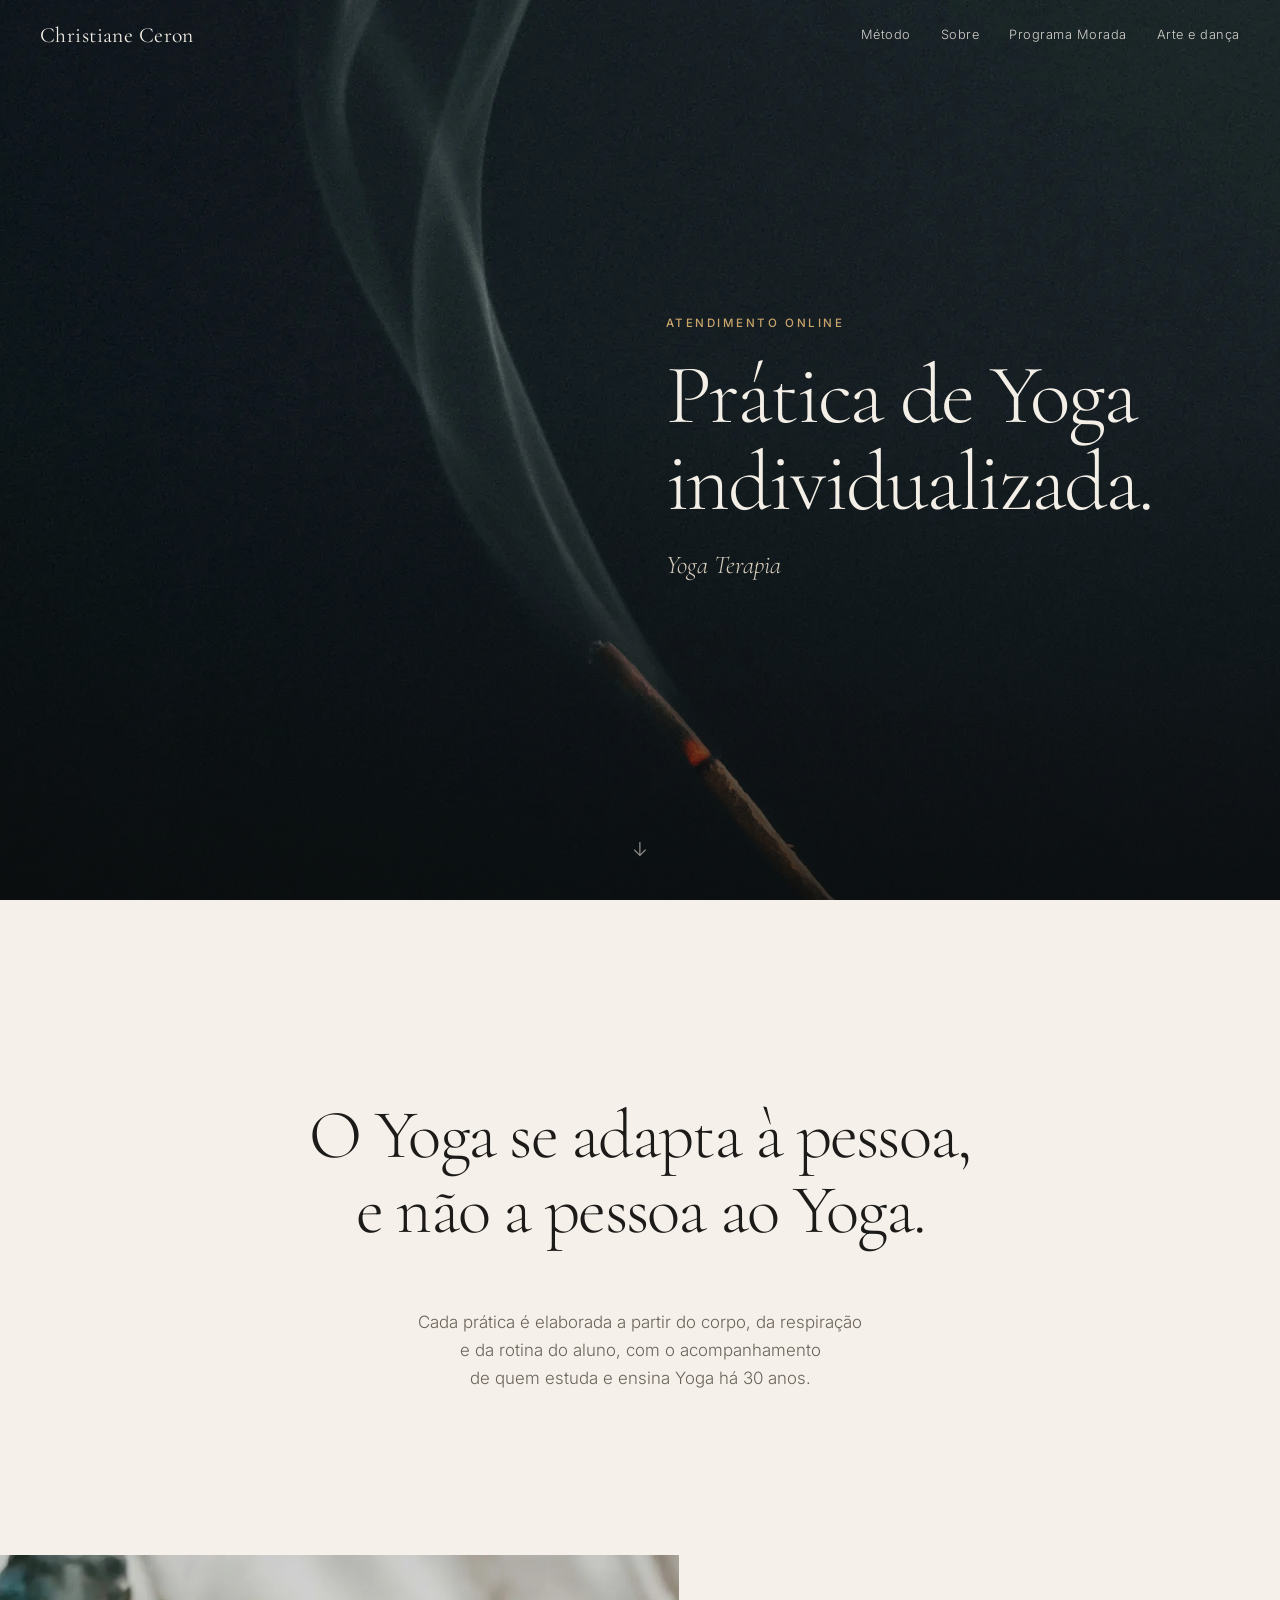
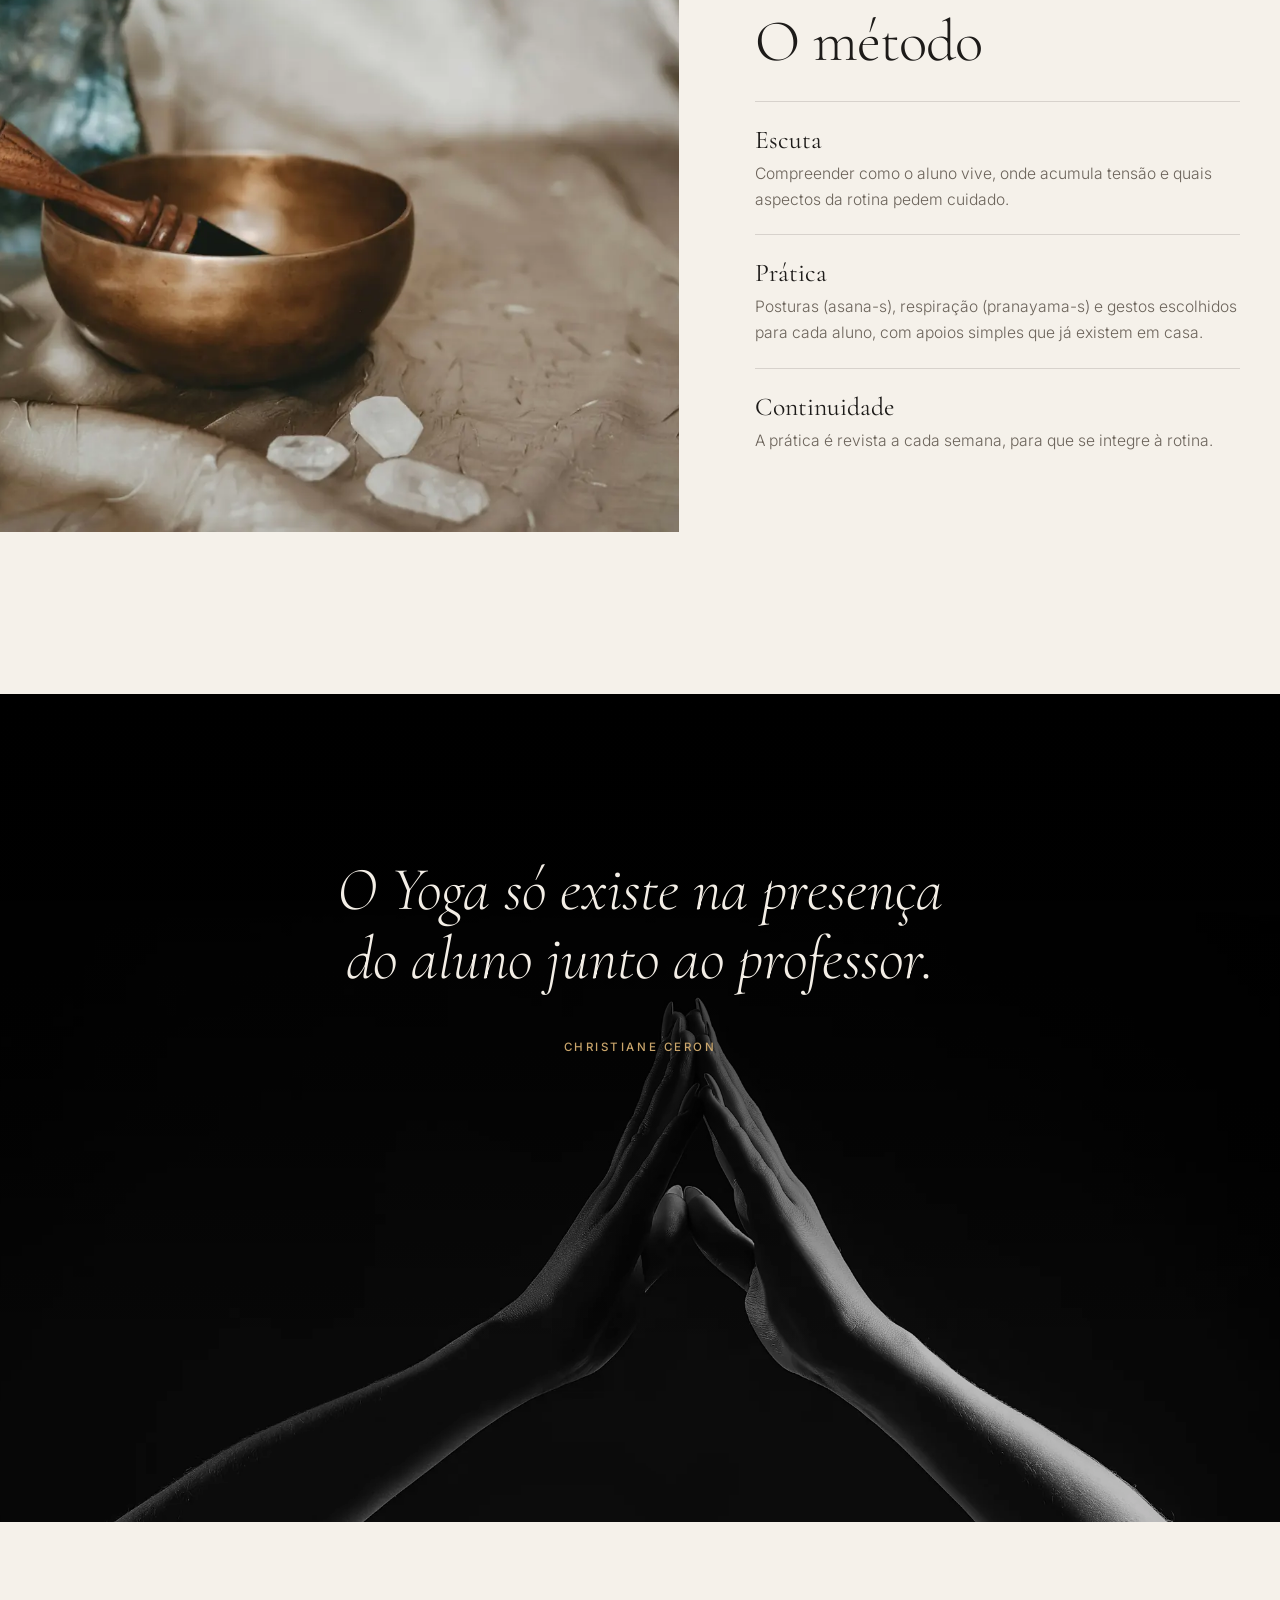
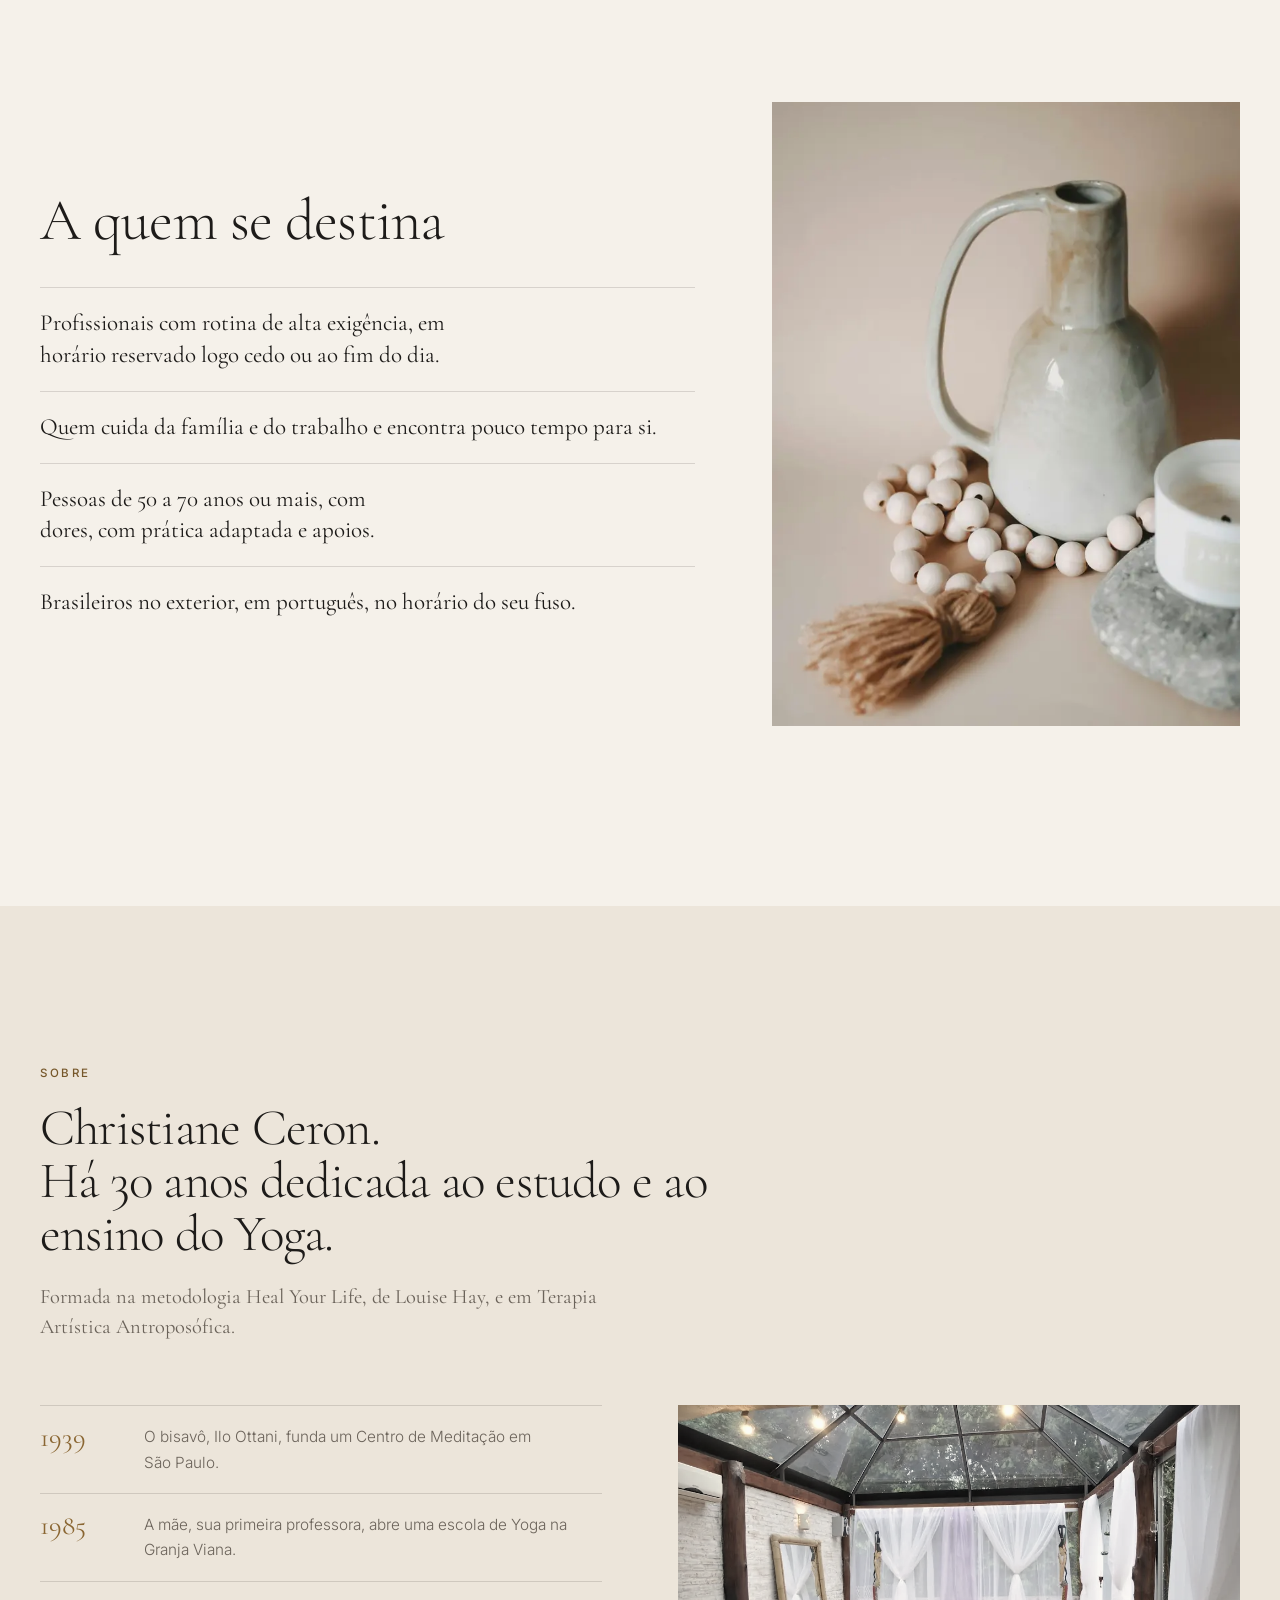
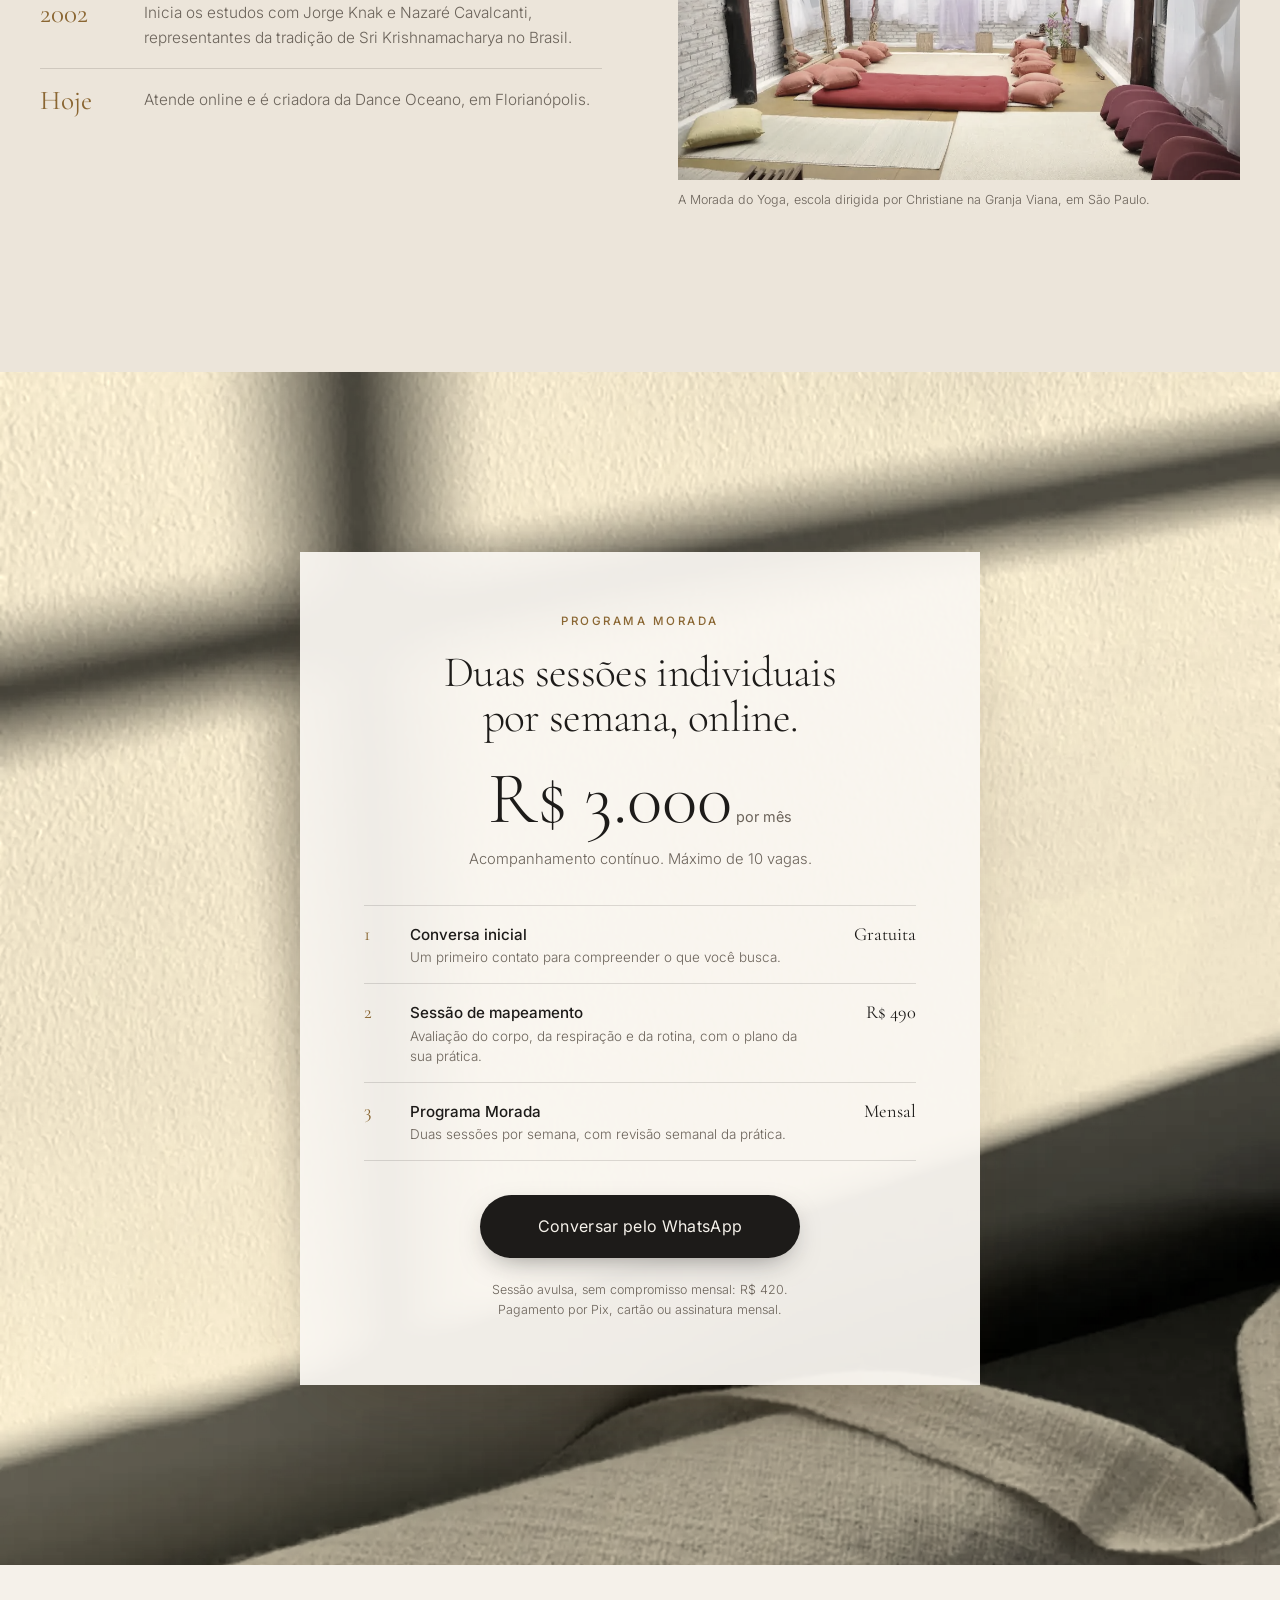
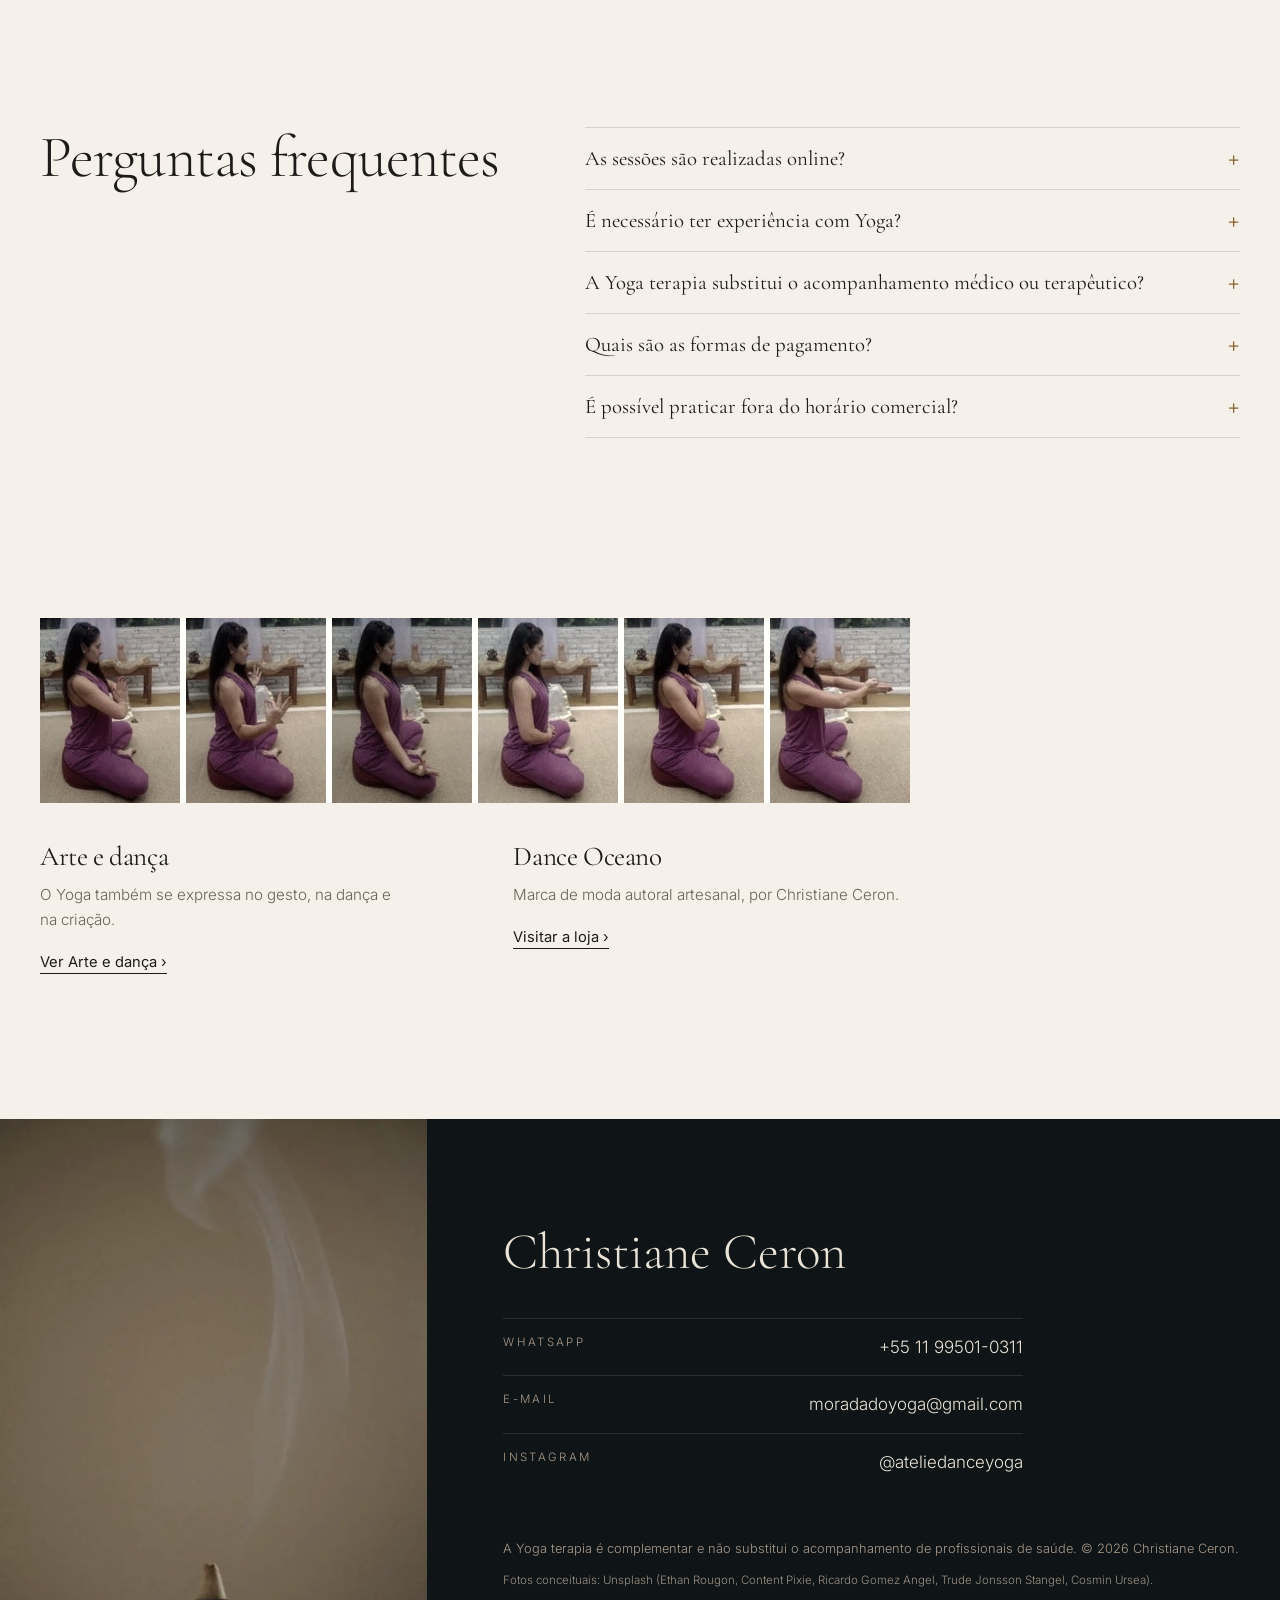
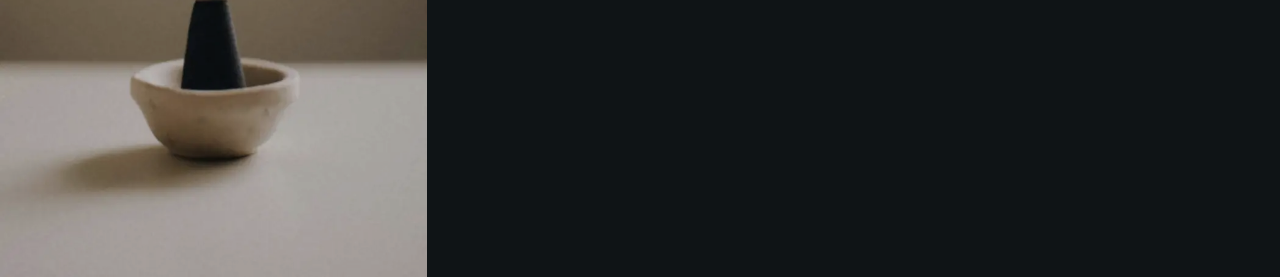
<file: index.html>
<!doctype html>
<html lang="pt-BR">
<head>
<meta charset="utf-8">
<meta name="viewport" content="width=device-width,initial-scale=1">
<title>Yoga Terapia online · Christiane Ceron | Programa Morada</title>
<meta name="description" content="Yoga terapia individualizada e online com Christiane Ceron, 30 anos de prática e ensino na tradição de Sri Krishnamacharya. Programa Morada: 2 sessões por semana, no máximo 10 vagas.">
<link rel="canonical" href="https://christianeceron.com.br/">
<meta property="og:type" content="website">
<meta property="og:locale" content="pt_BR">
<meta property="og:site_name" content="Christiane Ceron · Yoga Terapia">
<meta property="og:image:width" content="1200"><meta property="og:image:height" content="630">
<meta name="robots" content="index,follow,max-image-preview:large">
<link rel="alternate" hreflang="pt-BR" href="https://christianeceron.com.br/">
<meta property="og:title" content="Christiane Ceron · Yoga Terapia online">
<meta property="og:description" content="Yoga Terapia individualizada e online com Christiane Ceron. Programa Morada, com no máximo 10 vagas.">
<meta property="og:url" content="https://christianeceron.com.br/">
<meta property="og:image" content="https://christianeceron.com.br/img/og.jpg">
<meta name="twitter:card" content="summary_large_image">
<meta name="twitter:title" content="Christiane Ceron · Yoga Terapia online">
<meta name="twitter:description" content="Yoga Terapia individualizada e online com Christiane Ceron. Programa Morada, com no máximo 10 vagas.">
<meta name="twitter:image" content="https://christianeceron.com.br/img/og.jpg">
<meta name="theme-color" content="#0f1416">
<link rel="preconnect" href="https://fonts.googleapis.com"><link rel="preconnect" href="https://fonts.gstatic.com" crossorigin>
<link href="https://fonts.googleapis.com/css2?family=Cormorant+Garamond:ital,wght@0,300;0,400;0,500;1,300;1,400&family=Inter:wght@300;400;500&display=swap" rel="stylesheet">
<link rel="preload" as="image" type="image/webp" imagesrcset="img/v2/incenso-wide-960.webp 960w, img/v2/incenso-wide-1600.webp 1600w, img/v2/incenso-wide-2400.webp 2400w" imagesizes="100vw" media="(min-width:701px)">
<link rel="preload" as="image" type="image/webp" imagesrcset="img/v2/incenso-tall-600.webp 600w, img/v2/incenso-tall-900.webp 900w, img/v2/incenso-tall-1400.webp 1400w" imagesizes="100vw" media="(max-width:700px)">
<link rel="stylesheet" href="style.css">
<script>document.documentElement.classList.add("js")</script>
<script type="application/ld+json">
{"@context":"https://schema.org","@graph":[
{"@type":"Person","@id":"https://christianeceron.com.br/#christiane","name":"Christiane Ceron","telephone":"+55-11-99501-0311","email":"moradadoyoga@gmail.com","jobTitle":"Professora de Yoga e Yoga terapia","url":"https://christianeceron.com.br/","description":"30 anos de estudo e ensino do Yoga, na tradição de Sri Krishnamacharya. Formada na metodologia Heal Your Life, de Louise Hay, e em Terapia Artística Antroposófica. Dirigiu a escola A Morada do Yoga, na Granja Viana, e criou a Dance Oceano, em Florianópolis.","knowsAbout":["Yoga","Yoga terapia","Heal Your Life","Terapia Artística Antroposófica"],"sameAs":["https://danceoceanobrasil.com.br","https://www.instagram.com/ateliedanceyoga/"]},
{"@type":"Service","name":"Yoga Terapia online · Programa Morada","serviceType":"Yoga terapia individual online","provider":{"@id":"https://christianeceron.com.br/#christiane"},"areaServed":"Worldwide","inLanguage":"pt-BR","availableChannel":{"@type":"ServiceChannel","serviceUrl":"https://christianeceron.com.br/"},"offers":[{"@type":"Offer","name":"Programa Morada (2 sessões por semana)","price":"3000","priceCurrency":"BRL","description":"Mensal, online, no máximo 10 vagas"},{"@type":"Offer","name":"Sessão de mapeamento","price":"490","priceCurrency":"BRL"},{"@type":"Offer","name":"Sessão avulsa","price":"420","priceCurrency":"BRL"}]},
{"@type":"FAQPage","mainEntity":[
{"@type":"Question","name":"As sessões são realizadas online?","acceptedAnswer":{"@type":"Answer","text":"Sim. Todas as sessões acontecem por vídeo, de onde você estiver, no Brasil ou no exterior."}},
{"@type":"Question","name":"É necessário ter experiência com Yoga?","acceptedAnswer":{"@type":"Answer","text":"Não. A prática é planejada a partir das condições atuais do seu corpo e da sua rotina."}},
{"@type":"Question","name":"A Yoga terapia substitui o acompanhamento médico ou terapêutico?","acceptedAnswer":{"@type":"Answer","text":"Não. A Yoga terapia é uma prática complementar e não promete cura. Ela não substitui o acompanhamento de profissionais de saúde."}},
{"@type":"Question","name":"Quais são as formas de pagamento?","acceptedAnswer":{"@type":"Answer","text":"Pix, cartão ou assinatura mensal. A conversa inicial é gratuita. A sessão de mapeamento custa R$490 e a sessão avulsa, R$420."}},
{"@type":"Question","name":"É possível praticar fora do horário comercial?","acceptedAnswer":{"@type":"Answer","text":"Sim. Os horários são combinados individualmente, logo cedo ou ao fim do dia. O Programa Morada tem no máximo 10 vagas."}}
]}]}
</script>
</head>
<body>
<a class="skip" href="#ideia">Pular para o conteúdo</a>
<header class="top"><a class="brand" href="#topo">Christiane Ceron</a>
<nav><a href="#metodo">Método</a><a href="#sobre">Sobre</a><a href="#programa">Programa Morada</a><a href="arte-e-danca.html">Arte e dança</a></nav></header>
<main id="topo">

<section class="hero">
 <picture>
  <source media="(max-width:700px)" srcset="img/v2/incenso-tall-600.webp 600w, img/v2/incenso-tall-900.webp 900w, img/v2/incenso-tall-1400.webp 1400w" sizes="100vw">
  <img src="img/v2/incenso-wide-1600.webp" srcset="img/v2/incenso-wide-960.webp 960w, img/v2/incenso-wide-1600.webp 1600w, img/v2/incenso-wide-2400.webp 2400w" sizes="100vw" alt="Incenso aceso com fumaça subindo sobre fundo escuro" width="1600" height="900" fetchpriority="high">
 </picture>
 <div class="hero-t">
  <p class="eyebrow">Atendimento online</p>
  <h1>Prática de Yoga individualizada.</h1>
  <p class="hero-sub">Yoga Terapia</p>
 </div>
 <a class="cue" href="#ideia" aria-label="Ir para o conteúdo"><span aria-hidden="true">↓</span></a>
</section>

<section id="ideia" class="statement">
 <p class="rv">O Yoga se adapta à pessoa, <br>e não a pessoa ao Yoga.</p>
 <p class="rv sub">Cada prática é elaborada a partir do corpo, da respiração e da rotina do aluno, com o acompanhamento de quem estuda e ensina Yoga há 30 anos.</p>
</section>

<section id="metodo" class="method">
 <figure class="method-i rv"><img src="img/v2/tigela-1200.webp" srcset="img/v2/tigela-700.webp 700w, img/v2/tigela-1200.webp 1200w, img/v2/tigela-2000.webp 2000w" sizes="(max-width:900px) 100vw, 58vw" alt="Tigela tibetana de metal com baqueta de madeira sobre tecido de linho" width="1200" height="800" loading="lazy" decoding="async"></figure>
 <div class="method-t">
  <h2 class="rv">O método</h2>
  <ol>
   <li class="rv"><span>Escuta</span><p>Compreender como o aluno vive, onde acumula tensão e quais aspectos da rotina pedem cuidado.</p></li>
   <li class="rv"><span>Prática</span><p>Posturas (asana-s), respiração (pranayama-s) e gestos escolhidos para cada aluno, com apoios simples que já existem em casa.</p></li>
   <li class="rv"><span>Continuidade</span><p>A prática é revista a cada semana, para que se integre à rotina.</p></li>
  </ol>
 </div>
</section>

<section class="quote">
 <img src="img/v2/maos-1200.webp" srcset="img/v2/maos-700.webp 700w, img/v2/maos-1200.webp 1200w, img/v2/maos-2000.webp 2000w" sizes="100vw" alt="Mãos unidas em gesto, em preto e branco" width="1200" height="764" loading="lazy" decoding="async">
 <blockquote class="rv"><p>O Yoga só existe na presença do aluno junto ao professor.</p><cite>Christiane Ceron</cite></blockquote>
</section>

<section id="para-quem" class="who">
 <div class="who-t">
  <h2 class="rv">A quem se destina</h2>
  <ul>
   <li class="rv">Profissionais com rotina de alta exigência, em horário reservado logo cedo ou ao fim do dia.</li>
   <li class="rv">Quem cuida da família e do trabalho e encontra pouco tempo para si.</li>
   <li class="rv">Pessoas de 50 a 70 anos ou mais, com dores, com prática adaptada e apoios.</li>
   <li class="rv">Brasileiros no exterior, em português, no horário do seu fuso.</li>
  </ul>
 </div>
 <figure class="who-i rv"><img src="img/v2/mala-1200.webp" srcset="img/v2/mala-700.webp 700w, img/v2/mala-1200.webp 1200w, img/v2/mala-2000.webp 2000w" sizes="(max-width:900px) 100vw, 40vw" alt="Japamala de contas de madeira clara ao lado de jarro de cerâmica" width="1200" height="1800" loading="lazy" decoding="async"></figure>
</section>

<section id="sobre" class="about">
 <div class="about-h">
  <p class="eyebrow rv">Sobre</p>
  <h2 class="rv">Christiane Ceron.<br>Há 30 anos dedicada ao estudo e ao ensino do Yoga.</h2>
  <p class="about-lead rv">Formada na metodologia Heal Your Life, de Louise Hay, e em Terapia Artística Antroposófica.</p>
 </div>
 <ol class="timeline">
  <li class="rv"><b>1939</b><p>O bisavô, Ilo Ottani, funda um Centro de Meditação em São Paulo.</p></li>
  <li class="rv"><b>1985</b><p>A mãe, sua primeira professora, abre uma escola de Yoga na Granja Viana.</p></li>
  <li class="rv"><b>2002</b><p>Inicia os estudos com Jorge Knak e Nazaré Cavalcanti, representantes da tradição de Sri Krishnamacharya no Brasil.</p></li>
  <li class="rv"><b>Hoje</b><p>Atende online e é criadora da Dance Oceano, em Florianópolis.</p></li>
 </ol>
 <figure class="about-i rv"><img src="img/v2/morada-sala-1024.webp" alt="Sala de prática da escola A Morada do Yoga, na Granja Viana" width="1024" height="680" loading="lazy" decoding="async"><figcaption>A Morada do Yoga, escola dirigida por Christiane na Granja Viana, em São Paulo.</figcaption></figure>
</section>

<section id="programa" class="program">
 <img class="program-bg" src="img/v2/luz-1200.webp" srcset="img/v2/luz-700.webp 700w, img/v2/luz-1200.webp 1200w, img/v2/luz-1440.webp 1440w" sizes="100vw" alt="Luz de janela projetada sobre parede clara e tecido" width="1200" height="1600" loading="lazy" decoding="async">
 <div class="program-card rv">
  <p class="eyebrow">Programa Morada</p>
  <h2>Duas sessões individuais por semana, online.</h2>
  <p class="price">R$&nbsp;3.000<small> por mês</small></p>
  <p class="note">Acompanhamento contínuo. Máximo de 10&nbsp;vagas.</p>
  <ol class="steps">
   <li><span>1</span><div><b>Conversa inicial</b><small>Um primeiro contato para compreender o que você busca.</small></div><em>Gratuita</em></li>
   <li><span>2</span><div><b>Sessão de mapeamento</b><small>Avaliação do corpo, da respiração e da rotina, com o plano da sua prática.</small></div><em>R$&nbsp;490</em></li>
   <li><span>3</span><div><b>Programa Morada</b><small>Duas sessões por semana, com revisão semanal da prática.</small></div><em>Mensal</em></li>
  </ol>
  <a class="btn" href="https://wa.me/5511995010311?text=Ol%C3%A1%20Christiane%2C%20gostaria%20de%20agendar%20a%20conversa%20inicial" rel="noopener">Conversar pelo WhatsApp</a>
  <p class="fine">Sessão avulsa, sem compromisso mensal: R$&nbsp;420.<br>Pagamento por Pix, cartão ou assinatura mensal.</p>
 </div>
</section>

<section id="faq" class="faq">
 <h2 class="rv">Perguntas frequentes</h2>
 <div class="rv">
 <details><summary>As sessões são realizadas online?</summary><p>Sim. Todas as sessões acontecem por vídeo, de onde você estiver, no Brasil ou no exterior.</p></details>
 <details><summary>É necessário ter experiência com Yoga?</summary><p>Não. A prática é planejada a partir das condições atuais do seu corpo e da sua rotina.</p></details>
 <details><summary>A Yoga terapia substitui o acompanhamento médico ou terapêutico?</summary><p>Não. A Yoga terapia é uma prática complementar e não promete cura. Ela não substitui o acompanhamento de profissionais de saúde.</p></details>
 <details><summary>Quais são as formas de pagamento?</summary><p>Pix, cartão ou assinatura mensal. A conversa inicial é gratuita. A sessão de mapeamento custa R$490 e a sessão avulsa, R$420.</p></details>
 <details><summary>É possível praticar fora do horário comercial?</summary><p>Sim. Os horários são combinados individualmente, logo cedo ou ao fim do dia. O Programa Morada tem no máximo 10 vagas.</p></details>
 </div>
</section>

<section id="arte" class="arte">
 <figure class="rv"><img src="img/v2/gestos-870.webp" alt="Sequência de fotos da série Meditando com os gestos, Site da Granja, 2010" width="870" height="185" loading="lazy" decoding="async"></figure>
 <div class="arte-t">
  <div class="rv"><h3>Arte e dança</h3><p>O Yoga também se expressa no gesto, na dança e na criação.</p><a class="link" href="arte-e-danca.html">Ver Arte e dança</a></div>
  <div class="rv"><h3>Dance Oceano</h3><p>Marca de moda autoral artesanal, por Christiane Ceron.</p><a class="link" href="https://danceoceanobrasil.com.br" rel="noopener">Visitar a loja</a></div>
 </div>
</section>
</main>

<footer id="contato" class="foot">
 <div class="foot-i"><img src="img/v2/cone-1200.webp" srcset="img/v2/cone-700.webp 700w, img/v2/cone-1200.webp 1200w" sizes="(max-width:900px) 100vw, 33vw" alt="Incenso em cone sobre pequena tigela de cerâmica" width="700" height="1244" loading="lazy" decoding="async"></div>
 <div class="foot-t">
  <p class="brand-f">Christiane Ceron</p>
  <ul class="contacts">
   <li><span>WhatsApp</span><a href="https://wa.me/5511995010311?text=Ol%C3%A1%20Christiane%2C%20gostaria%20de%20agendar%20a%20conversa%20inicial" rel="noopener">+55 11 99501-0311</a></li>
   <li><span>E-mail</span><a href="mailto:moradadoyoga@gmail.com">moradadoyoga@gmail.com</a></li>
   <li><span>Instagram</span><a href="https://www.instagram.com/ateliedanceyoga/" target="_blank" rel="noopener">@ateliedanceyoga</a></li>
  </ul>
  <p class="small">A Yoga terapia é complementar e não substitui o acompanhamento de profissionais de saúde. © 2026 Christiane Ceron.</p>
  <p class="credits">Fotos conceituais: Unsplash (Ethan Rougon, Content Pixie, Ricardo Gomez Angel, Trude Jonsson Stangel, Cosmin Ursea).</p>
 </div>
</footer>
<script src="site.js" defer></script>
</body></html>
</file>
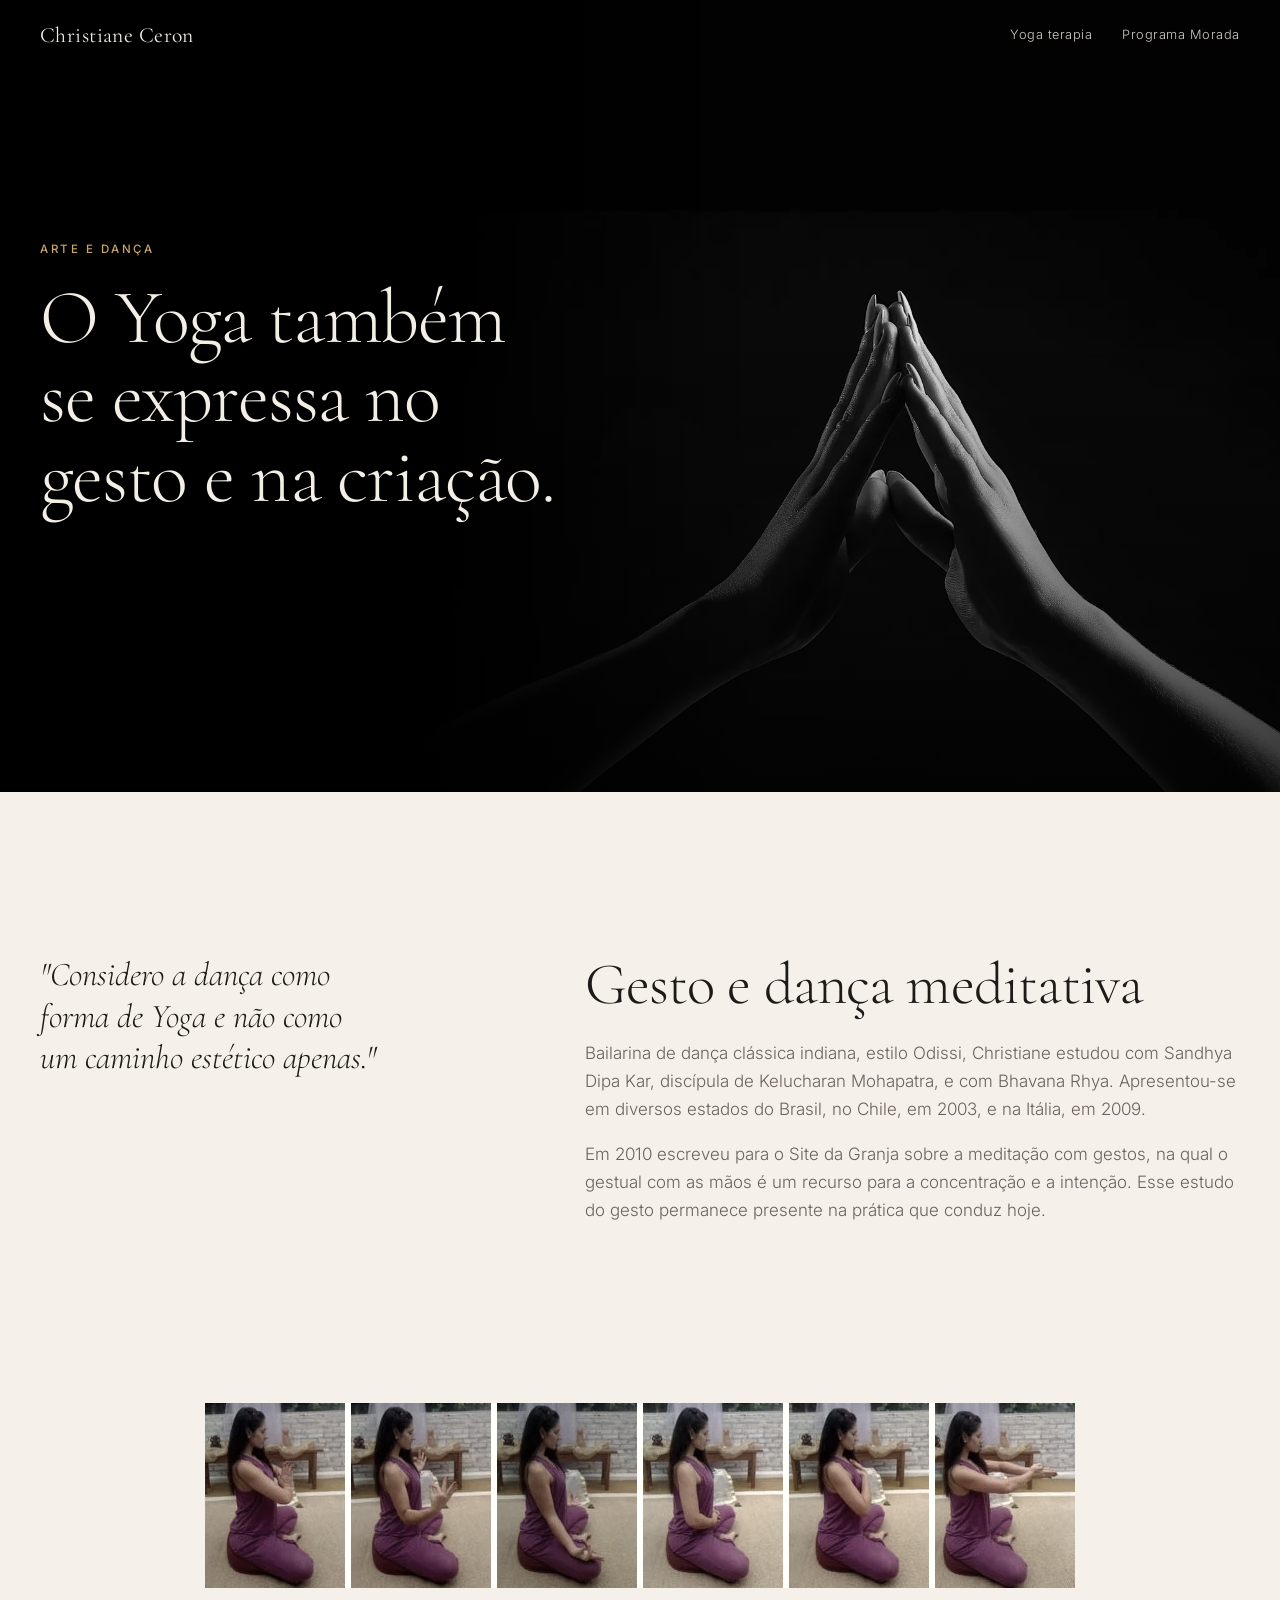
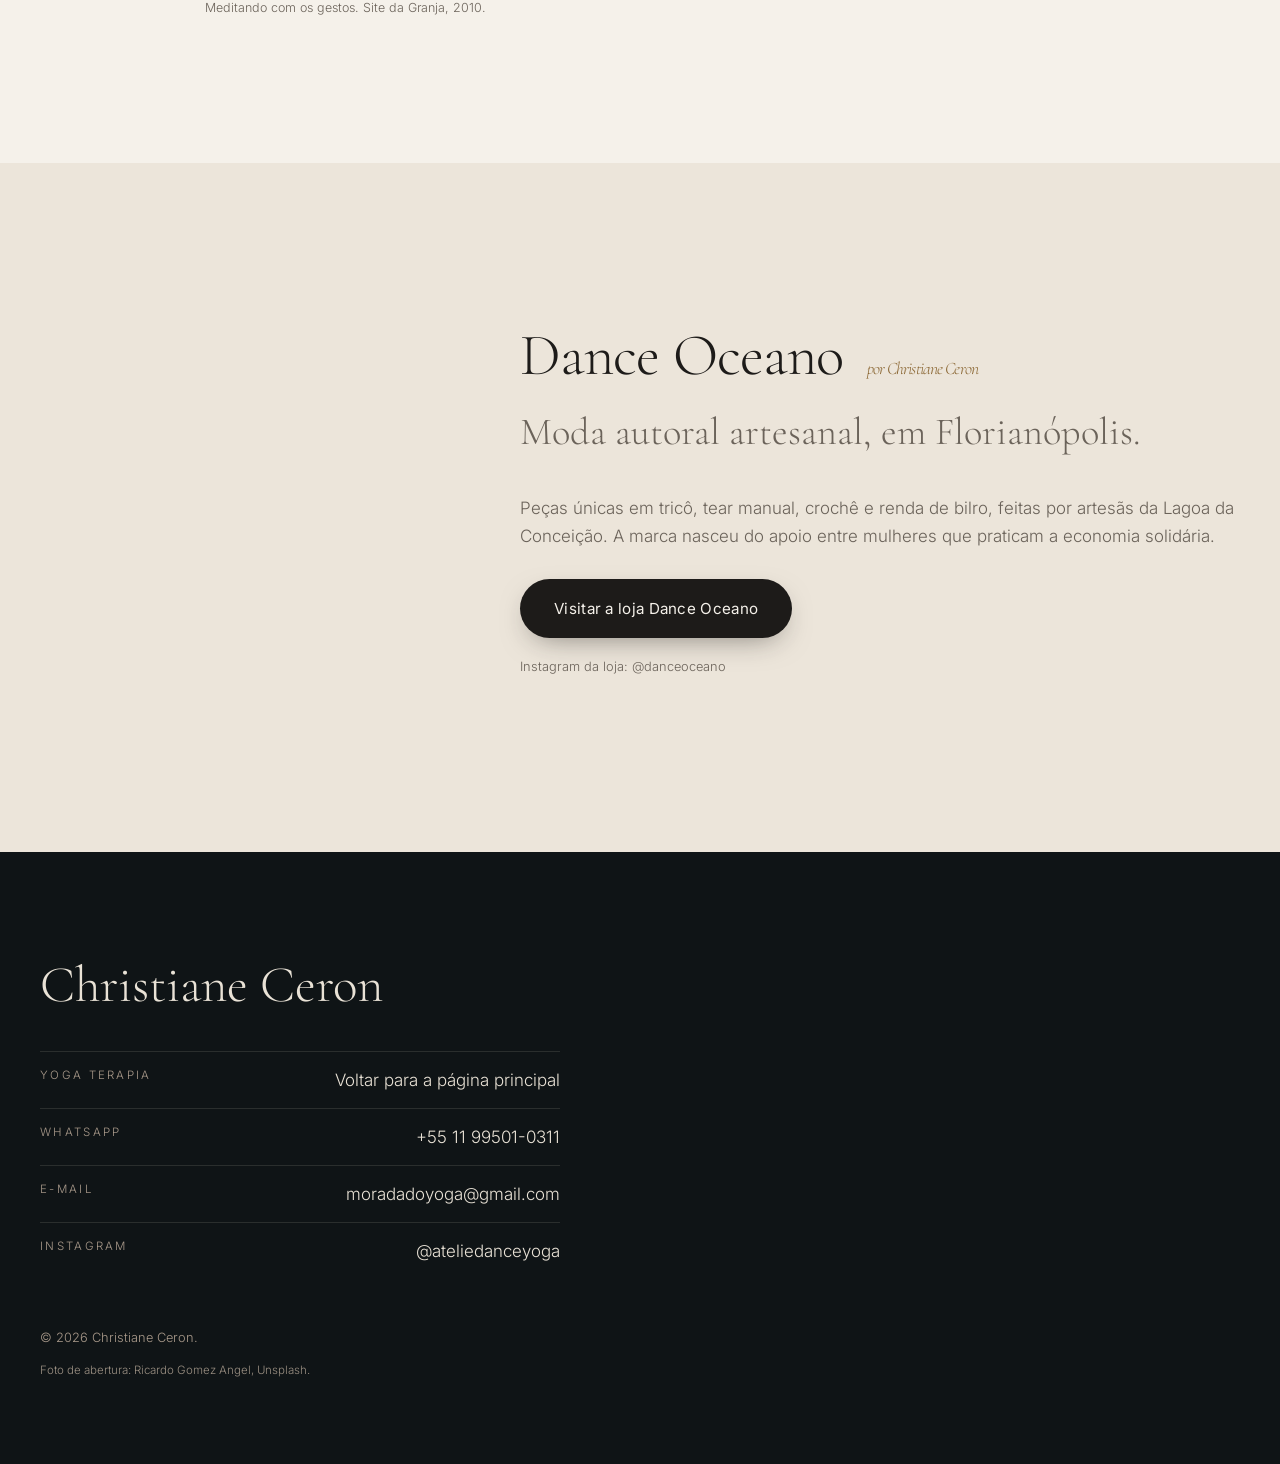
<file: arte-e-danca.html>
<!doctype html>
<html lang="pt-BR"><head><meta charset="utf-8"><meta name="viewport" content="width=device-width,initial-scale=1">
<title>Arte e dança · Christiane Ceron</title>
<meta name="description" content="Arte, dança clássica indiana e meditação com gestos, e a Dance Oceano, por Christiane Ceron: moda autoral artesanal feita por artesãs da Lagoa da Conceição.">
<link rel="canonical" href="https://christianeceron.com.br/arte-e-danca.html">
<meta property="og:locale" content="pt_BR"><meta property="og:site_name" content="Christiane Ceron · Yoga Terapia"><meta property="og:description" content="Arte, dança meditativa e a loja Dance Oceano, por Christiane Ceron."><meta name="twitter:card" content="summary_large_image"><meta name="robots" content="index,follow,max-image-preview:large"><meta property="og:title" content="Arte e dança · Christiane Ceron"><meta property="og:type" content="website"><meta property="og:url" content="https://christianeceron.com.br/arte-e-danca.html"><meta property="og:image" content="https://christianeceron.com.br/img/maos.jpg">
<link href="https://fonts.googleapis.com/css2?family=Cormorant+Garamond:ital,wght@0,300;0,400;0,500;1,300;1,400&family=Inter:wght@300;400;500&display=swap" rel="stylesheet">
<link rel="stylesheet" href="style.css"><script>document.documentElement.classList.add("js")</script></head><body>
<a class="skip" href="#conteudo">Pular para o conteúdo</a>
<header class="top"><a class="brand" href="index.html">Christiane Ceron</a><nav><a href="index.html">Yoga terapia</a><a href="index.html#programa">Programa Morada</a></nav></header>
<main>
<section class="a-hero">
 <img src="img/v2/maos-1200.webp" srcset="img/v2/maos-700.webp 700w, img/v2/maos-1200.webp 1200w, img/v2/maos-2000.webp 2000w" sizes="100vw" alt="Mãos unidas em gesto, em preto e branco" width="1200" height="764" fetchpriority="high">
 <div class="hero-t"><p class="eyebrow">Arte e dança</p><h1>O Yoga também se expressa no gesto e na criação.</h1></div>
</section>
<section class="page" id="conteudo">
 <p class="lead rv">"Considero a dança como forma de Yoga e não como um caminho estético apenas."</p>
 <div class="page-b rv"><h2>Gesto e dança meditativa</h2><p>Bailarina de dança clássica indiana, estilo Odissi, Christiane estudou com Sandhya Dipa Kar, discípula de Kelucharan Mohapatra, e com Bhavana Rhya. Apresentou-se em diversos estados do Brasil, no Chile, em 2003, e na Itália, em 2009.</p><p>Em 2010 escreveu para o Site da Granja sobre a meditação com gestos, na qual o gestual com as mãos é um recurso para a concentração e a intenção. Esse estudo do gesto permanece presente na prática que conduz hoje.</p><p class="small is-hidden">[espaço para projetos, apresentações e agenda de arte e dança]</p></div>
</section>
<figure class="strip rv"><img src="img/v2/gestos-870.webp" alt="Sequência de fotos da série Meditando com os gestos, Site da Granja, 2010" width="870" height="185" loading="lazy"><figcaption>Meditando com os gestos. Site da Granja, 2010.</figcaption></figure>
<section class="oceano"><div class="oceano-in rv"><h2>Dance Oceano <small class="by">por Christiane Ceron</small></h2>
<p class="big">Moda autoral artesanal, em Florianópolis.</p>
<p>Peças únicas em tricô, tear manual, crochê e renda de bilro, feitas por artesãs da Lagoa da Conceição. A marca nasceu do apoio entre mulheres que praticam a economia solidária.</p>
<p><a class="btn" href="https://danceoceanobrasil.com.br" rel="noopener">Visitar a loja Dance Oceano</a></p>
<p class="small">Instagram da loja: @danceoceano</p></div></section>
</main>
<footer class="foot foot-s"><div class="foot-t"><p class="brand-f">Christiane Ceron</p>
<ul class="contacts"><li><span>Yoga terapia</span><a href="index.html">Voltar para a página principal</a></li><li><span>WhatsApp</span><a href="https://wa.me/5511995010311?text=Ol%C3%A1%20Christiane%2C%20gostaria%20de%20agendar%20a%20conversa%20inicial" rel="noopener">+55 11 99501-0311</a></li><li><span>E-mail</span><a href="mailto:moradadoyoga@gmail.com">moradadoyoga@gmail.com</a></li><li><span>Instagram</span><a href="https://www.instagram.com/ateliedanceyoga/" target="_blank" rel="noopener">@ateliedanceyoga</a></li></ul>
<p class="small">© 2026 Christiane Ceron.</p><p class="credits">Foto de abertura: Ricardo Gomez Angel, Unsplash.</p></div></footer>
<script src="site.js" defer></script>
</body></html>
</file>
<file: style.css>
:root{--bg:#F5F1EA;--bg2:#ECE5DA;--ink:#1D1B19;--soft:#6B635A;--line:#1d1b1924;--gold:#8A6632;--gold-l:#C9A56B;--night:#0F1416;--gx:max(24px,calc((100% - 1200px)/2));
--serif:"Cormorant Garamond",Georgia,serif;--sans:Inter,-apple-system,BlinkMacSystemFont,"Segoe UI",system-ui,sans-serif}
*{box-sizing:border-box}html{scroll-behavior:smooth}
body{font-feature-settings:"kern","liga";font-kerning:normal;margin:0;background:var(--bg);color:var(--ink);font:300 17px/1.65 var(--sans);-webkit-font-smoothing:antialiased;text-rendering:optimizeLegibility}
img{max-width:100%;height:auto;display:block}figure{margin:0}
h1,h2,h3{font-family:var(--serif);font-weight:300;line-height:1.04;letter-spacing:-.015em;margin:0 0 .4em}
h2{font-size:clamp(2.2rem,4.6vw,4rem)}
h3{font-size:1.7rem;font-weight:400}
p{margin:0 0 1em}a{color:inherit}
.eyebrow{font:500 .72rem/1 var(--sans);letter-spacing:.22em;text-transform:uppercase;color:var(--gold);margin:0 0 22px}
.small{font-size:.8rem;color:var(--soft)}
.link{font-size:.92rem;font-weight:400;text-decoration:none;border-bottom:1px solid currentColor;padding-bottom:2px}
.link::after{content:" ›"}

/* header: transparente sobre o hero, sólido depois */
.top{position:fixed;inset:0 0 auto 0;z-index:10;display:flex;justify-content:space-between;align-items:center;padding:22px var(--gx);color:#f3eee6;transition:background .4s,color .4s,padding .4s}
.top.solid{background:rgba(245,241,234,.86);-webkit-backdrop-filter:saturate(1.4) blur(14px);backdrop-filter:saturate(1.4) blur(14px);color:var(--ink);padding:14px var(--gx);border-bottom:1px solid var(--line)}
.brand{font:400 1.35rem var(--serif);letter-spacing:.02em;text-decoration:none}
nav{display:flex;gap:30px;font-size:.8rem;letter-spacing:.04em}
nav a{text-decoration:none;opacity:.85}nav a:hover{opacity:1}

/* hero full-bleed */
.hero{position:relative;height:100vh;height:100svh;min-height:560px;background:var(--night);color:#f3eee6;overflow:hidden}
.hero picture,.hero img{position:absolute;inset:0;width:100%;height:100%}
.hero::after{content:"";position:absolute;inset:auto 0 0 0;height:55%;background:linear-gradient(transparent,rgba(10,13,14,.75));pointer-events:none}
.hero-t,.cue{z-index:2}
.hero img{object-fit:cover;object-position:30% 50%;animation:breathe 22s ease-in-out infinite alternate}
@keyframes breathe{from{transform:scale(1.02)}to{transform:scale(1.09)}}
.hero-t{position:absolute;left:52%;right:var(--gx);top:50%;transform:translateY(-50%);animation:rise 1.6s .2s cubic-bezier(.2,.7,.2,1) both}
.hero h1{font-size:clamp(3rem,6.6vw,6.4rem);margin-bottom:.25em}
.hero-sub{font:italic 300 clamp(1.3rem,2vw,1.8rem)/1.3 var(--serif);color:#d9cfbf;margin:0}
.hero .eyebrow{color:var(--gold-l)}
.cue{position:absolute;left:50%;bottom:28px;transform:translateX(-50%);color:#f3eee6;opacity:.6;text-decoration:none;font-size:1.2rem;animation:float 2.4s ease-in-out infinite}
@keyframes rise{from{opacity:0;transform:translateY(calc(-50% + 30px))}to{opacity:1;transform:translateY(-50%)}}
@keyframes float{50%{transform:translate(-50%,6px)}}

/* statement */
.statement{padding:22vh var(--gx) 18vh;text-align:center}
.statement p:first-child{font:300 clamp(2.2rem,5.4vw,4.8rem)/1.08 var(--serif);letter-spacing:-.02em;margin:0 auto .9em;max-width:16em}
.statement .sub{max-width:34em;margin:0 auto;color:var(--soft);font-size:1.06rem}

/* method */
.method{display:grid;grid-template-columns:7fr 5fr;gap:6vw;align-items:center;padding:0 var(--gx) 18vh 0}
.method-i img{width:100%;aspect-ratio:4/3.4;object-fit:cover}
.method ol{list-style:none;padding:0;margin:28px 0 0}
.method li{padding:22px 0;border-top:1px solid var(--line)}
.method li span{display:block;font:400 1.6rem var(--serif);margin-bottom:6px}
.method li p{margin:0;color:var(--soft);font-size:.98rem}

/* quote full-bleed */
.quote{position:relative;background:#000;color:#f3eee6;min-height:92vh;display:grid;place-items:center;overflow:hidden}
.quote img{position:absolute;inset:0;width:100%;height:100%;object-fit:cover;object-position:50% 100%;opacity:.75}
.quote::after{content:"";position:absolute;inset:0;background:linear-gradient(#000 0%,rgba(0,0,0,.55) 45%,rgba(0,0,0,0) 80%)}
.quote blockquote{z-index:1;align-self:start;margin-top:18vh!important}
.quote blockquote{position:relative;margin:0;padding:0 var(--gx);text-align:center;max-width:1100px}
.quote p{font:italic 300 clamp(2rem,4.8vw,4.2rem)/1.12 var(--serif);margin:0 0 .6em}
.quote cite{font:500 .72rem var(--sans);letter-spacing:.22em;text-transform:uppercase;font-style:normal;color:var(--gold-l)}

/* who */
.who{display:grid;grid-template-columns:7fr 5fr;gap:6vw;align-items:center;padding:20vh var(--gx)}
.who ul{list-style:none;padding:0;margin:36px 0 0}
.who li{font:400 clamp(1.25rem,1.8vw,1.55rem)/1.35 var(--serif);padding:20px 0;border-top:1px solid var(--line)}
.who-i img{width:100%;aspect-ratio:3/4;object-fit:cover}

/* about */
.about{background:var(--bg2);padding:18vh var(--gx);display:grid;grid-template-columns:1fr 1fr;gap:5vw 6vw}
.about-h{grid-column:1/-1;max-width:900px}
.about-h h2{font-size:clamp(2rem,4vw,3.4rem)}
.timeline{list-style:none;padding:0;margin:0;align-self:start}
.timeline li{display:grid;grid-template-columns:5.5rem 1fr;gap:16px;padding:18px 0;border-top:1px solid var(--line)}
.timeline b{font:400 1.7rem/1 var(--serif);color:var(--gold)}
.timeline p{margin:0;color:var(--soft);font-size:.96rem}
.about-i img{width:100%;aspect-ratio:3/2;object-fit:cover;filter:saturate(.55) sepia(.12) contrast(.97)}
.about-i figcaption{font-size:.78rem;color:var(--soft);margin-top:10px}

/* program: o produto */
.program{position:relative;padding:20vh var(--gx);display:grid;place-items:center;overflow:hidden;background:#e8dfcf}
.program-bg{position:absolute;inset:0;width:100%;height:100%;object-fit:cover;filter:saturate(.35) sepia(.25) brightness(1.04)}
.program-card{position:relative;background:rgba(250,247,242,.94);box-shadow:0 30px 80px -40px rgba(60,40,20,.35);padding:clamp(32px,5vw,64px);max-width:680px;width:100%;text-align:center}
.program-card h2{font-size:clamp(1.9rem,3.4vw,2.8rem)}
.price{font:300 clamp(3rem,6vw,4.6rem)/1 var(--serif);margin:.3em 0 .15em}
.price small{font:400 .9rem var(--sans);color:var(--soft)}
.note{color:var(--soft);font-size:.92rem}
.steps{list-style:none;padding:0;margin:34px 0;text-align:left}
.steps li{display:grid;grid-template-columns:2rem 1fr auto;gap:14px;align-items:baseline;padding:16px 0;border-top:1px solid var(--line)}
.steps li:last-child{border-bottom:1px solid var(--line)}
.steps span{font:400 1.2rem var(--serif);color:var(--gold)}
.steps b{display:block;font-weight:500;font-size:.95rem}
.steps small{display:block;color:var(--soft);font-size:.84rem;line-height:1.5}
.steps em{font:400 1.15rem var(--serif);font-style:normal;white-space:nowrap}
.btn{display:inline-block;background:var(--ink);color:#f5f1ea;text-decoration:none;padding:17px 34px;border-radius:999px;font-weight:400;font-size:.95rem;letter-spacing:.02em;transition:background .3s,transform .3s}
.btn:hover{background:#3a332c;transform:translateY(-1px)}
.fine{font-size:.78rem;color:var(--soft);margin:22px 0 0}

/* faq */
.faq{padding:18vh var(--gx) 12vh;display:grid;grid-template-columns:5fr 7fr;gap:6vw}
details{border-top:1px solid var(--line);padding:18px 0}
details:last-child{border-bottom:1px solid var(--line)}
summary{cursor:pointer;list-style:none;font:400 1.3rem var(--serif);display:flex;justify-content:space-between;gap:20px}
summary::-webkit-details-marker{display:none}
summary::after{content:"+";color:var(--gold);font-family:var(--sans);font-weight:300}
details[open] summary::after{content:"−"}
details p{color:var(--soft);margin:10px 0 0;font-size:.95rem}

/* arte */
.arte{padding:8vh var(--gx) 16vh}
.arte figure img{width:100%;max-width:870px;filter:saturate(.5) sepia(.15)}
.arte-t{display:grid;grid-template-columns:1fr 1fr;gap:6vw;margin-top:40px;max-width:870px}
.arte-t p{color:var(--soft);font-size:.95rem}

/* footer */
.foot{background:var(--night);color:#e9e2d6;display:grid;grid-template-columns:4fr 8fr}
.foot-i img{width:100%;height:100%;object-fit:cover;min-height:420px;filter:brightness(.8)}
.foot-t{padding:12vh var(--gx) 8vh 6vw}
.brand-f{font:300 clamp(2.4rem,4vw,3.6rem)/1 var(--serif);margin-bottom:40px}
.contacts{list-style:none;padding:0;margin:0 0 48px;max-width:520px}
.contacts li{display:flex;justify-content:space-between;gap:20px;padding:14px 0;border-top:1px solid #e9e2d61f}
.contacts span{font-size:.72rem;letter-spacing:.2em;text-transform:uppercase;color:#a8998a}
.contacts a{text-decoration:none}.contacts a:hover{text-decoration:underline}
.foot .small{color:#a8998a}
.credits{font-size:.72rem;color:#9a8f82}

/* revelação progressiva */
.js .rv{opacity:0;transform:translateY(28px);transition:opacity 1.1s cubic-bezier(.2,.7,.2,1),transform 1.1s cubic-bezier(.2,.7,.2,1)}
.js .rv.in{opacity:1;transform:none}
.js li.rv:nth-child(2){transition-delay:.08s}.js li.rv:nth-child(3){transition-delay:.16s}.js li.rv:nth-child(4){transition-delay:.24s}
@media (prefers-reduced-motion:reduce){.js .rv{opacity:1;transform:none;transition:none}.hero img,.hero-t,.cue{animation:none}}

/* arte e dança */
.a-hero{position:relative;height:88vh;height:88svh;min-height:520px;background:var(--night);color:#f3eee6;overflow:hidden}
.a-hero img{position:absolute;inset:0;width:100%;height:100%;object-fit:cover;opacity:.8}
.a-hero .hero-t{left:var(--gx);right:auto;max-width:760px}
.a-hero h1{font-size:clamp(2.8rem,6vw,5.6rem)}
.page{padding:18vh var(--gx);display:grid;grid-template-columns:5fr 7fr;gap:6vw}
.page .lead{font:italic 300 clamp(1.6rem,2.6vw,2.3rem)/1.25 var(--serif);margin:0}
.page-b p{color:var(--soft)}
.strip{padding:0 var(--gx)}
.strip img{width:100%;max-width:870px;margin:0 auto;filter:saturate(.5) sepia(.15)}
.strip figcaption{font-size:.78rem;color:var(--soft);margin:10px auto 0;max-width:870px}
.by{font:italic 300 1.1rem var(--serif);color:var(--gold);margin-left:10px}
.oceano{background:var(--bg2);padding:18vh var(--gx);margin-top:16vh}
.oceano-in{max-width:720px;margin-left:auto}
.oceano .big{font:300 clamp(1.8rem,3vw,2.6rem)/1.2 var(--serif)}
.oceano p{color:var(--soft)}
.oceano .btn{margin-top:12px}
.oceano .small{margin-top:18px}
.is-hidden{display:none!important}

@media(max-width:900px){
 nav{display:none}
 .hero-t{left:var(--gx);right:var(--gx);top:auto;bottom:16vh;transform:none;animation:rise-m 1.6s .2s cubic-bezier(.2,.7,.2,1) both}
 @keyframes rise-m{from{opacity:0;transform:translateY(30px)}to{opacity:1;transform:none}}
 .hero img{object-position:50% 40%}
 .method,.who,.about,.faq,.foot,.page{grid-template-columns:1fr}
 .method{padding:0 0 14vh}.method-t{padding:0 var(--gx)}
 .who{padding:14vh var(--gx)}.who-i{order:-1}
 .about-i{order:3}
 .statement{padding:16vh var(--gx) 14vh}
 .quote{min-height:80vh}
 .arte-t{grid-template-columns:1fr;gap:32px}
 .foot-i img{min-height:0;aspect-ratio:16/10;object-position:50% 78%}
 .foot-t{padding:10vh var(--gx) 8vh}
 .program{padding:12vh 16px}
 .oceano-in{margin-left:0}
}
@media(max-width:600px){
 body{font-size:16px}
 .statement p:first-child br{display:none}
 .steps li{grid-template-columns:1.6rem 1fr;}
 .steps em{grid-column:2;font-size:1.05rem}
 .contacts li{flex-direction:column;gap:4px}
}
.foot-s{grid-template-columns:1fr}.foot-s .foot-t{padding:12vh var(--gx) 8vh}
@media(min-width:901px){.a-hero{background:#000}.a-hero img{left:auto;right:0;width:68%;opacity:.9}.a-hero .hero-t{max-width:620px}}
@media(max-width:900px){.a-hero .hero-t{bottom:10vh}.a-hero img{object-position:60% 50%}}
.a-hero::after{content:"";position:absolute;inset:auto 0 0 0;height:60%;background:linear-gradient(transparent,rgba(0,0,0,.8));pointer-events:none}
.a-hero .hero-t{z-index:2}
@media(max-width:900px){.a-hero img{object-position:50% 0;height:70%}}
@media(min-width:901px){.a-hero img{-webkit-mask-image:linear-gradient(to right,transparent 0,#000 40%);mask-image:linear-gradient(to right,transparent 0,#000 40%)}}

/* acabamento v5 */
h1,h2,h3,.statement p,.quote p,.who li,summary,.lead{text-wrap:balance}
p,li,figcaption{text-wrap:pretty}
.hero h1{letter-spacing:-.025em}
.statement p:first-child{letter-spacing:-.025em}
.skip{position:absolute;left:12px;top:-60px;z-index:20;background:var(--ink);color:#f5f1ea;padding:10px 16px;border-radius:999px;font-size:.85rem;text-decoration:none}
.skip:focus{top:12px}
a:focus-visible,summary:focus-visible,.btn:focus-visible{outline:2px solid var(--gold);outline-offset:4px;border-radius:4px}
.foot a:focus-visible,.hero a:focus-visible,.top:not(.solid) a:focus-visible{outline-color:var(--gold-l)}
.btn{box-shadow:0 10px 30px -12px rgba(29,27,25,.55)}
.program-card .btn{min-width:min(100%,320px);padding:18px 40px;font-size:1rem}
.steps em{color:var(--ink)}
.about-i figcaption{max-width:46em}
.cue{width:44px;height:44px;display:grid;place-items:center}
@media(max-width:600px){
 .hero h1{font-size:clamp(2.6rem,11vw,3.4rem)}
 .statement{padding:13vh var(--gx) 11vh}
 .statement .sub{font-size:1rem}
 .method{padding-bottom:11vh}
 .quote{min-height:72vh}
 .quote blockquote{margin-top:12vh!important}
 .who{padding:11vh var(--gx)}
 .about{padding:12vh var(--gx)}
 .timeline li{grid-template-columns:4.4rem 1fr}
 .program-card{padding:34px 22px}
 .program-card .btn{width:100%}
 .faq{padding:12vh var(--gx) 8vh}
 .arte{padding:6vh var(--gx) 11vh}
 .foot-t{padding:8vh var(--gx) 6vh}
}
@media (prefers-reduced-motion:reduce){html{scroll-behavior:auto}.top{transition:none}.btn{transition:none}}
.a-hero .eyebrow{color:var(--gold-l)}
.about .eyebrow{color:#76572A}
.about-h{max-width:780px}
.about-lead{font:400 clamp(1.15rem,1.6vw,1.35rem)/1.45 var(--serif);color:var(--soft);margin:18px 0 0;max-width:36em}
</file>
